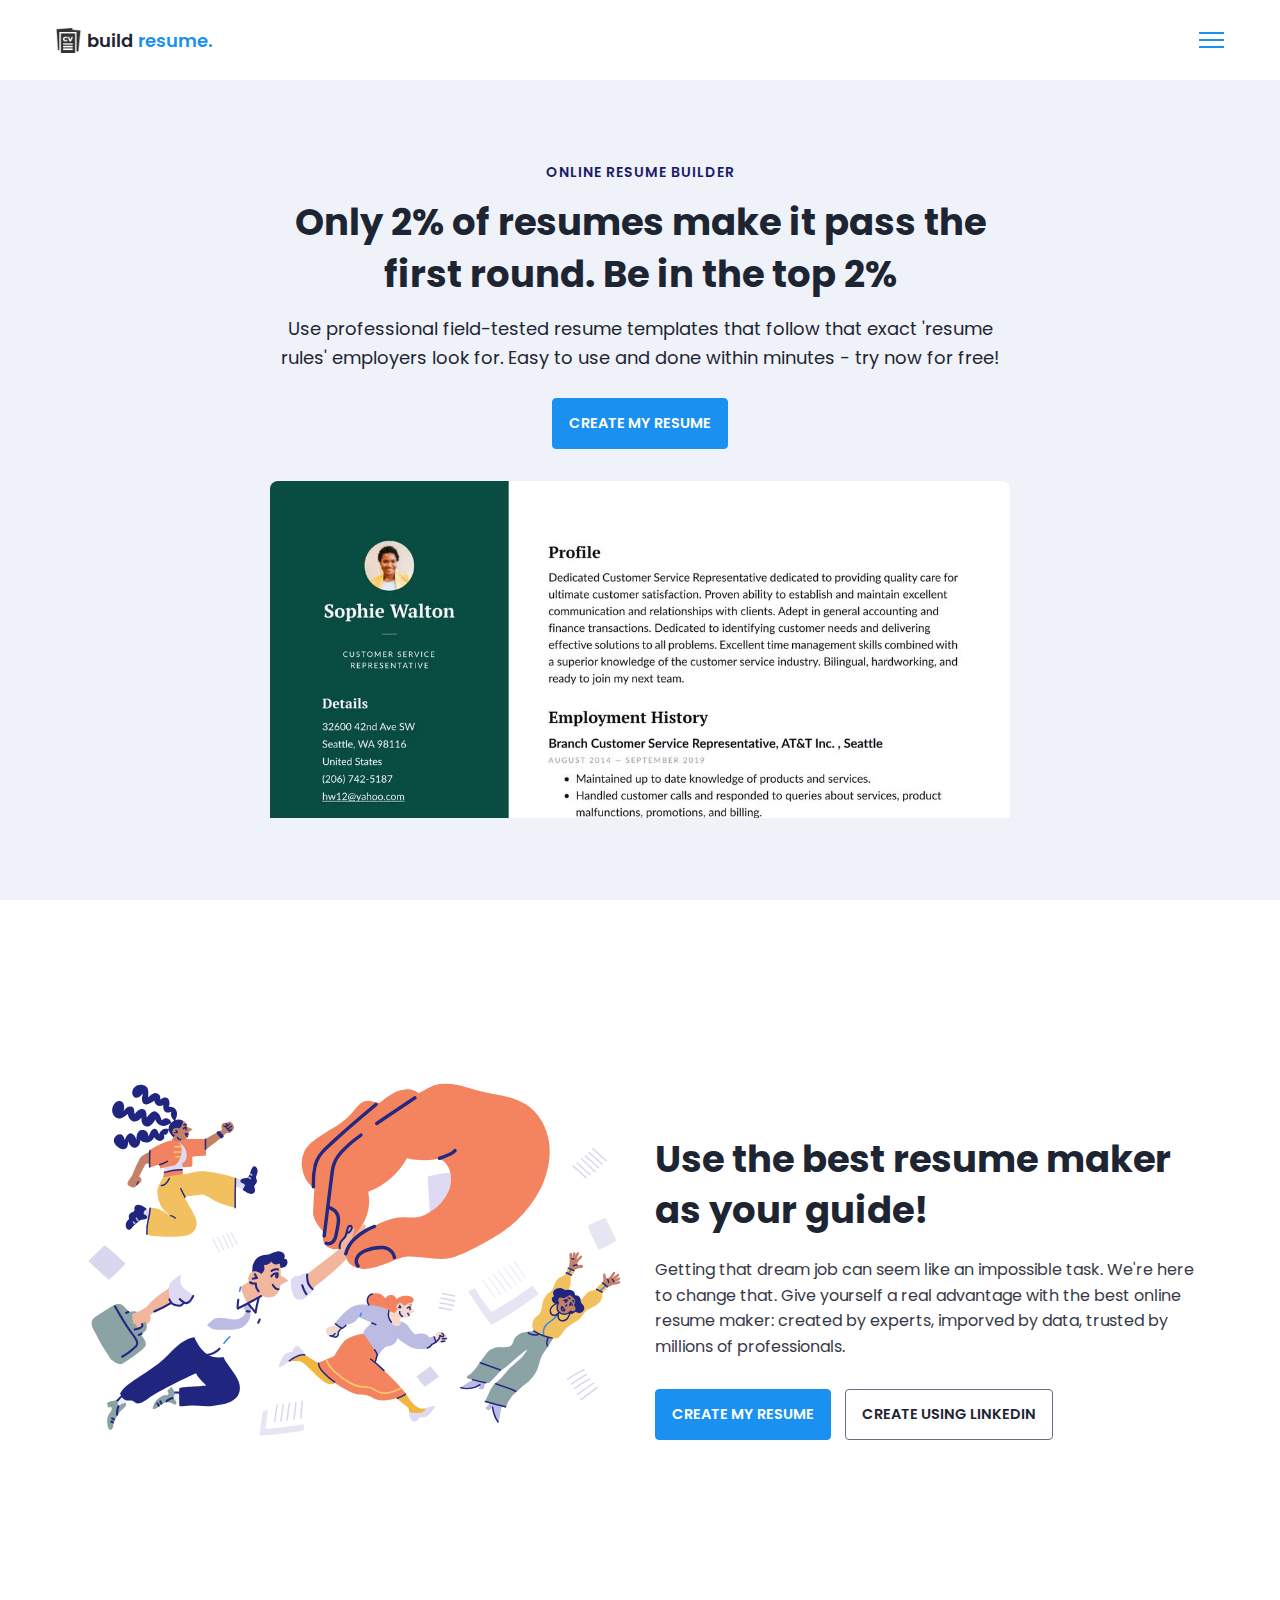
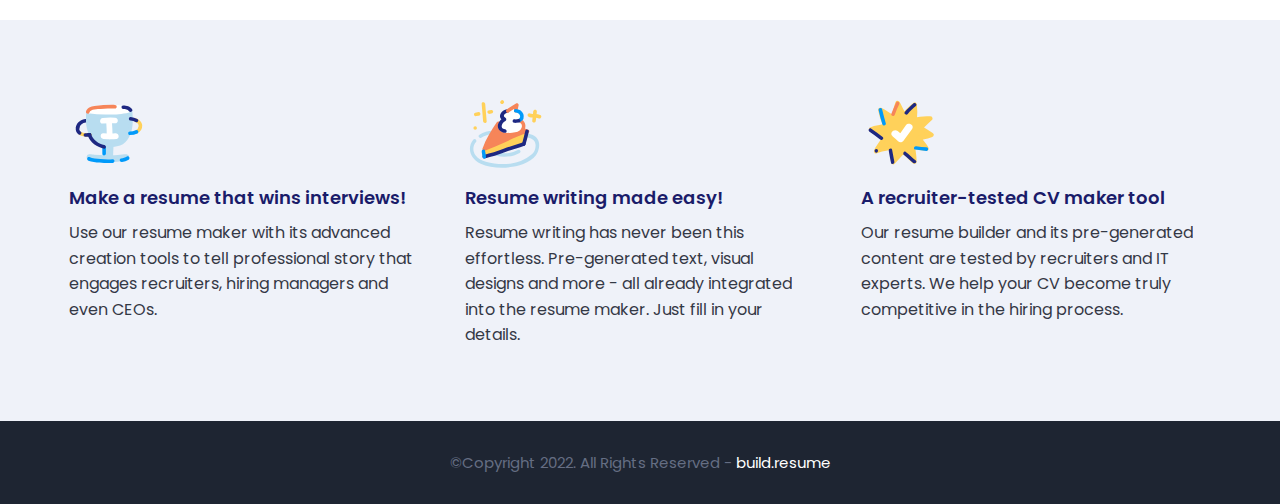
<file: index.html>
<!DOCTYPE html>
<html>
    <head>
        <meta charset="utf-8">
        <meta http-equiv="X-UA-Compatible" content="IE=edge">
        <title>Home Page</title>
        <meta name="description" content="">
        <meta name="viewport" content="width=device-width, initial-scale=1">
        <link rel="stylesheet" href="assets/css/main.css">
    </head>
    <body>

        <nav class = "navbar bg-white">
            <div class="container">
                <div class = "navbar-content">
                    <div class = "brand-and-toggler">
                        <a href = "index.html" class = "navbar-brand">
                            <img src = "assets/images/curriculum-vitae.png" alt = "" class = "navbar-brand-icon">
                            <span class = "navbar-brand-text">build <span>resume.</span>
                        </a>
                        <button type = "button" class = "navbar-toggler-btn">
                            <div class = "bars">
                                <div class = "bar"></div>
                                <div class = "bar"></div>
                                <div class = "bar"></div>
                            </div>
                        </button>
                    </div>
                </div>
            </div>
        </nav>

        <header class = "header bg-bright" id = "header">
            <div class = "container">
                <div class = "header-content text-center">
                    <h6 class = "text-uppercase text-blue-dark fs-14 fw-6 ls-1">online resume builder</h6>
                    <h1 class = "lg-title">Only 2% of resumes make it pass the first round. Be in the top 2%</h1>
                    <p class = "text-dark fs-18">Use professional field-tested resume templates that follow that exact 'resume rules' employers look for. Easy to use and done within minutes - try now for free!</p>
                    <a href = "resume.html" class = "btn btn-primary text-uppercase">create my resume</a>
                    <img src = "assets/images/dublin-resume-templates.avif">
                </div>
            </div>
        </header>
        <div class="section-one">
            <div class="container">
                <div class = "section-one-content">
                    <div class="section-one-l">
                        <img src = "assets/images/visual-0c7080adf17f1f207276f613447c924f667dab34b7ac415cd7ef653172defd0b.svg">
                    </div>
                    <div class = "section-one-r text-center">
                        <h2 class = "lg-title">Use the best resume maker as your guide!</h2>
                        <p class = "text">Getting that dream job can seem like an impossible task. We're here to change that. Give yourself a real advantage with the best online resume maker: created by experts, imporved by data, trusted by millions of professionals.</p>
                        <div class = "btn-group">
                            <a href = "resume.html" class = "btn btn-primary text-uppercase">create my resume</a>
                            <a href = "#" class = "btn btn-secondary text-uppercase">Create Using LinkedIn</a>
                        </div>
                    </div>
                </div>
            </div>
        </div>

        <div class = "section-two bg-bright">
            <div class="container">
                <div class="section-two-content">
                    <div class = "section-items">
                        <div class = "section-item">
                            <div class = "section-item-icon">
                                <img src = "assets/images/feature-1-edf4481d69166ac81917d1e40e6597c8d61aa970ad44367ce78049bf830fbda5.svg" alt = "">
                            </div>
                            <h5 class = "section-item-title">Make a resume that wins interviews!</h5>
                            <p class = "text">Use our resume maker with its advanced creation tools to tell professional story that engages recruiters, hiring managers and even CEOs.</p>
                        </div>

                        <div class = "section-item">
                            <div class = "section-item-icon">
                                <img src = "assets/images/feature-2-a7a471bd973c02a55d1b3f8aff578cd3c9a4c5ac4fc74423d94ecc04aef3492b.svg" alt = "">
                            </div>
                            <h5 class = "section-item-title">Resume writing made easy!</h5>
                            <p class = "text">Resume writing has never been this effortless. Pre-generated text, visual designs and more - all already integrated into the resume maker. Just fill in your details.</p>
                        </div>

                        <div class = "section-item">
                            <div class = "section-item-icon">
                                <img src = "assets/images/feature-3-4e87a82f83e260488c36f8105e26f439fdc3ee5009372bb5e12d9421f32eabdd.svg" alt = "">
                            </div>
                            <h5 class = "section-item-title">A recruiter-tested CV maker tool</h5>
                            <p class = "text">Our resume builder and its pre-generated content are tested by recruiters and IT experts. We help your CV become truly competitive in the hiring process.</p>
                        </div>
                    </div>
                </div>
            </div>
        </div>

        <footer class = "footer bg-dark">
            <div class="container">
                <div class = "footer-content text-center">
                    <p class="fs-15">&copy;Copyright 2022. All Rights Reserved - <span>build.resume</span></p>
                </div>
            </div>
        </footer>
        
    </body>
</html>
</file>
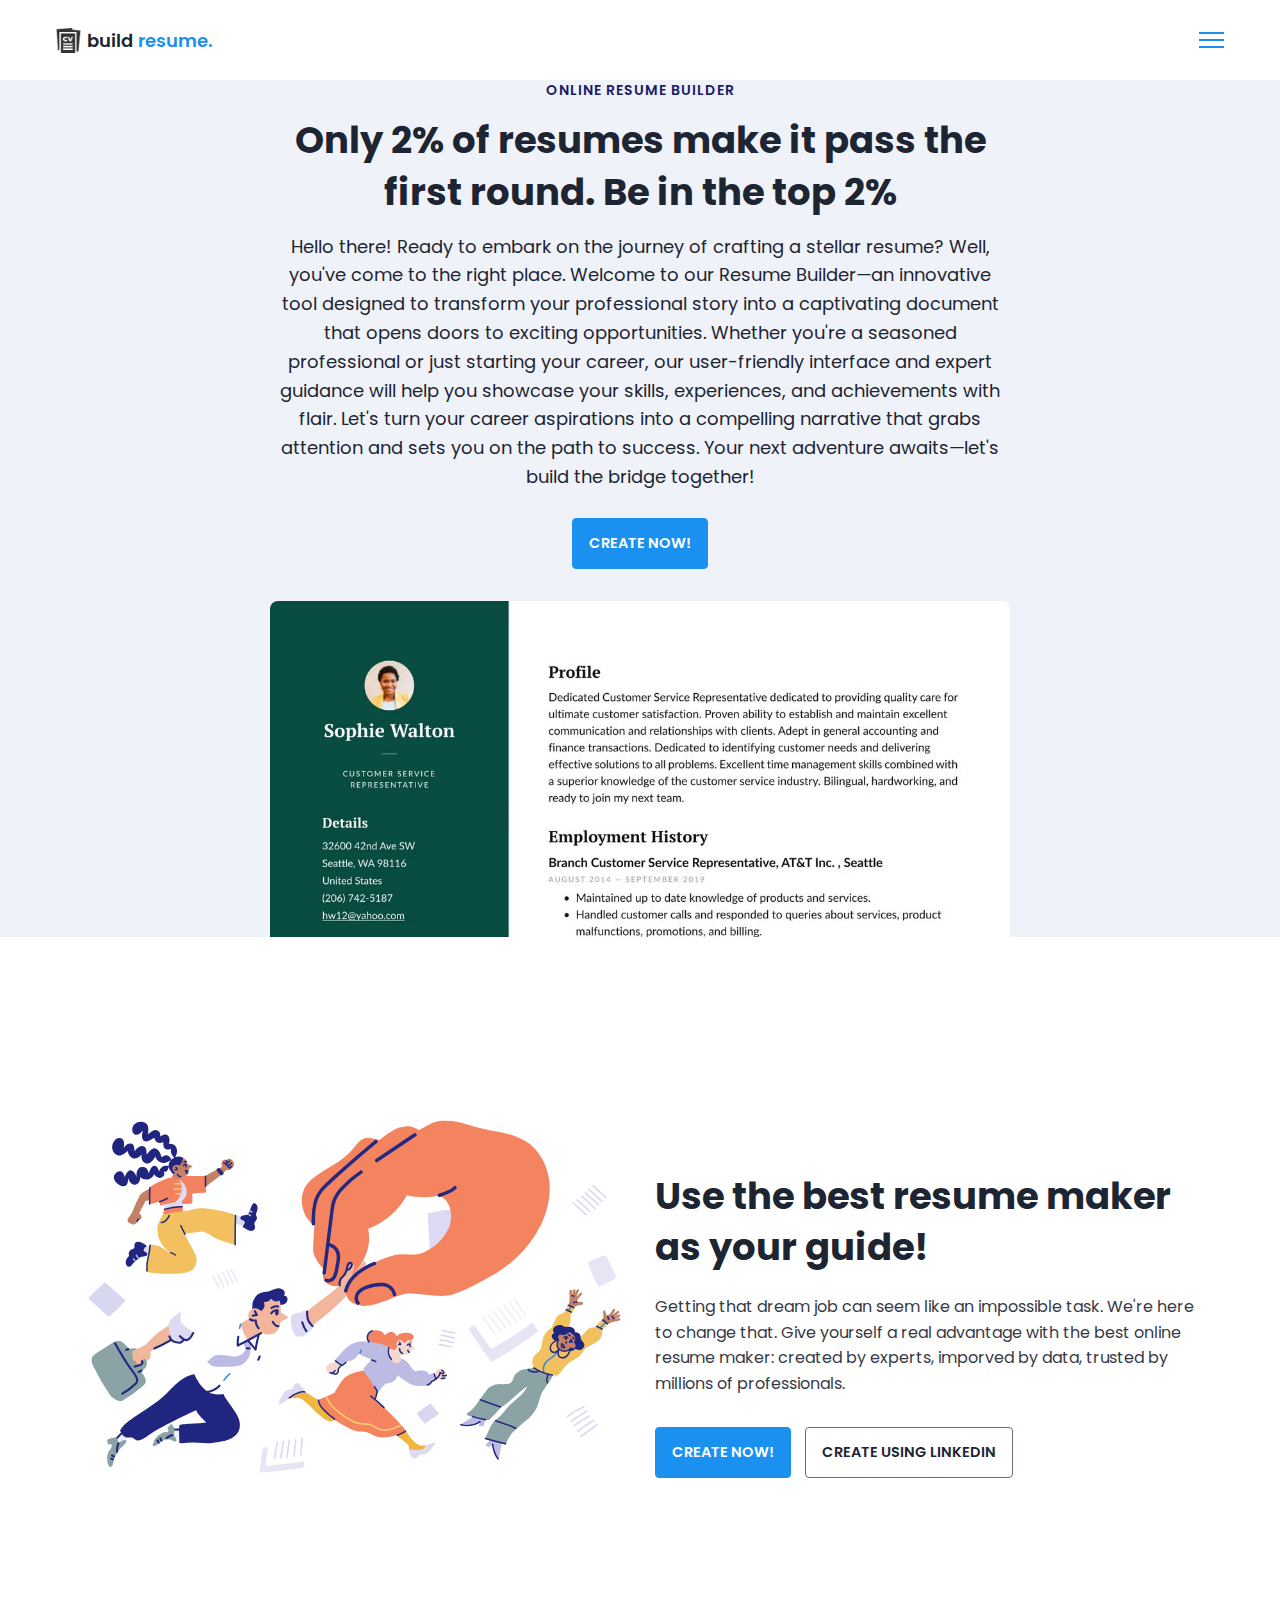
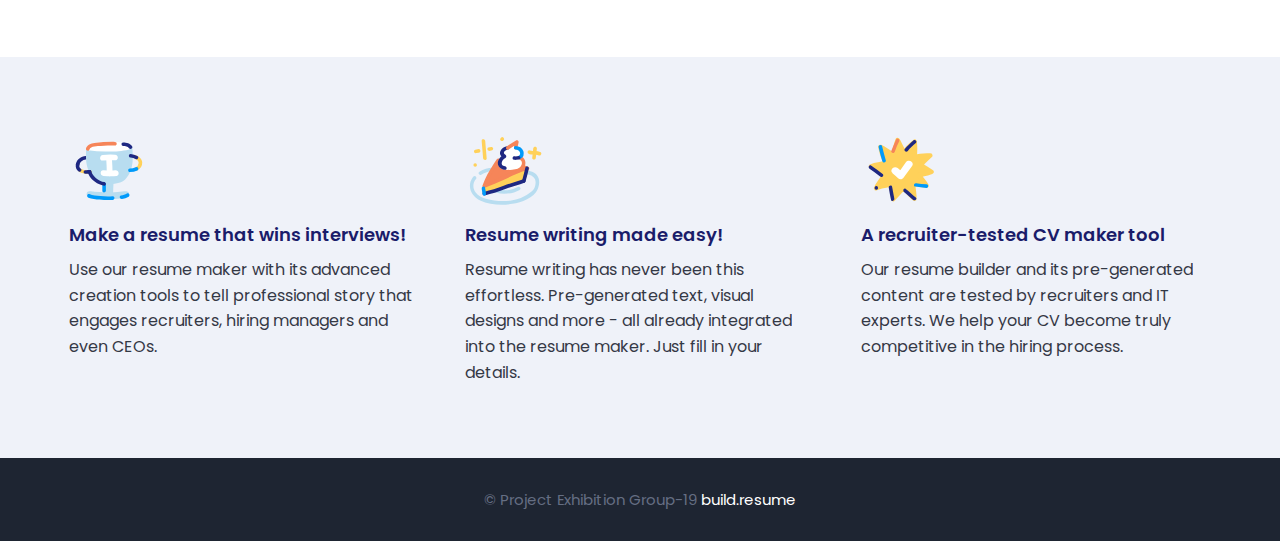
<file: resume-builder/index.html>
<!DOCTYPE html>
<html>
    <head>
        <meta charset="utf-8">
        <meta http-equiv="X-UA-Compatible" content="IE=edge">
        <title>Home Page</title>
        <meta name="description" content="">
        <meta name="viewport" content="width=device-width, initial-scale=1">
        <link rel="stylesheet" href="assets/css/main.css">
    </head>
    <body>

        <nav class = "navbar bg-white">
            <div class="container">
                <div class = "navbar-content">
                    <div class = "brand-and-toggler">
                        <a href = "index.html" class = "navbar-brand">
                            <img src = "assets/images/curriculum-vitae.png" alt = "" class = "navbar-brand-icon">
                            <span class = "navbar-brand-text">build <span>resume.</span>
                        </a>
                        <button type = "button" class = "navbar-toggler-btn">
                            <div class = "bars">
                                <div class = "bar"></div>
                                <div class = "bar"></div>
                                <div class = "bar"></div>
                            </div>
                        </button>
                    </div>
                </div>
            </div>
        </nav>

        <header class = "header bg-bright" id = "header">
            <div class = "container">
                <div class = "header-content text-center">
                    <h6 class = "text-uppercase text-blue-dark fs-14 fw-6 ls-1">online resume builder</h6>
                    <h1 class = "lg-title">Only 2% of resumes make it pass the first round. Be in the top 2%</h1>
                    <p class = "text-dark fs-18">Hello there! Ready to embark on the journey of crafting a stellar resume? Well, you've come to the right place. Welcome to our Resume Builder—an innovative tool designed to transform your professional story into a captivating document that opens doors to exciting opportunities. Whether you're a seasoned professional or just starting your career, our user-friendly interface and expert guidance will help you showcase your skills, experiences, and achievements with flair. Let's turn your career aspirations into a compelling narrative that grabs attention and sets you on the path to success. Your next adventure awaits—let's build the bridge together!</p>
                    <a href = "resume.html" class = "btn btn-primary text-uppercase">create now!</a>
                    <img src = "assets/images/dublin-resume-templates.avif">
                </div>
            </div>
        </header>
        <div class="section-one">
            <div class="container">
                <div class = "section-one-content">
                    <div class="section-one-l">
                        <img src = "assets/images/visual-0c7080adf17f1f207276f613447c924f667dab34b7ac415cd7ef653172defd0b.svg">
                    </div>
                    <div class = "section-one-r text-center">
                        <h2 class = "lg-title">Use the best resume maker as your guide!</h2>
                        <p class = "text">Getting that dream job can seem like an impossible task. We're here to change that. Give yourself a real advantage with the best online resume maker: created by experts, imporved by data, trusted by millions of professionals.</p>
                        <div class = "btn-group">
                            <a href = "resume.html" class = "btn btn-primary text-uppercase">Create now!</a>
                            
                            <a href = "" class = "btn btn-secondary text-uppercase">  Create Using LinkedIn</a>
                        </div>
                    </div>
                </div>
            </div>
        </div>

        <div class = "section-two bg-bright">
            <div class="container">
                <div class="section-two-content">
                    <div class = "section-items">
                        <div class = "section-item">
                            <div class = "section-item-icon">
                                <img src = "assets/images/feature-1-edf4481d69166ac81917d1e40e6597c8d61aa970ad44367ce78049bf830fbda5.svg" alt = "">
                            </div>
                            <h5 class = "section-item-title">Make a resume that wins interviews!</h5>
                            <p class = "text">Use our resume maker with its advanced creation tools to tell professional story that engages recruiters, hiring managers and even CEOs.</p>
                        </div>

                        <div class = "section-item">
                            <div class = "section-item-icon">
                                <img src = "assets/images/feature-2-a7a471bd973c02a55d1b3f8aff578cd3c9a4c5ac4fc74423d94ecc04aef3492b.svg" alt = "">
                            </div>
                            <h5 class = "section-item-title">Resume writing made easy!</h5>
                            <p class = "text">Resume writing has never been this effortless. Pre-generated text, visual designs and more - all already integrated into the resume maker. Just fill in your details.</p>
                        </div>

                        <div class = "section-item">
                            <div class = "section-item-icon">
                                <img src = "assets/images/feature-3-4e87a82f83e260488c36f8105e26f439fdc3ee5009372bb5e12d9421f32eabdd.svg" alt = "">
                            </div>
                            <h5 class = "section-item-title">A recruiter-tested CV maker tool</h5>
                            <p class = "text">Our resume builder and its pre-generated content are tested by recruiters and IT experts. We help your CV become truly competitive in the hiring process.</p>
                        </div>
                    </div>
                </div>
            </div>
        </div>

        <footer class = "footer bg-dark">
            <div class="container">
                <div class = "footer-content text-center">
                    <p class="fs-15">&copy; Project Exhibition Group-19  <span>build.resume</span></p>
                </div>
            </div>
        </footer>
        
    </body>
</html>
</file>
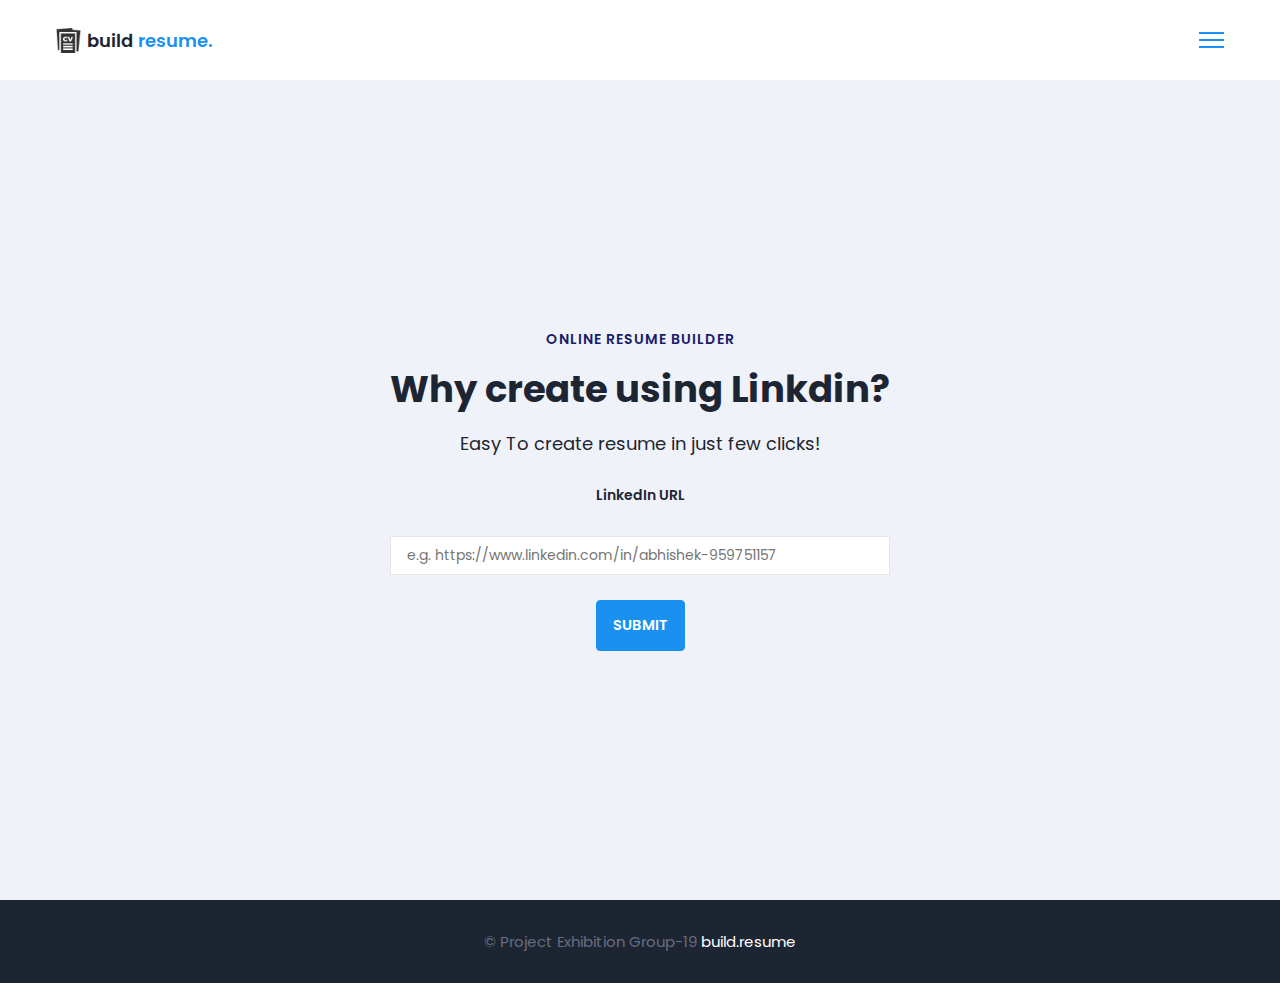
<file: resume-builder/popup.html>
<!DOCTYPE html>
<html lang="en">
<head>
    <meta charset="UTF-8">
    <meta name="viewport" content="width=device-width, initial-scale=1.0">
    <title>Create Using Linkedin</title>
    <link rel="stylesheet" href="./assets/css/main.css">
</head>

<body>
    <nav class = "navbar bg-white">
        <div class="container">
            <div class = "navbar-content">
                <div class = "brand-and-toggler">
                    <a href = "index.html" class = "navbar-brand">
                        <img src = "assets/images/curriculum-vitae.png" alt = "" class = "navbar-brand-icon">
                        <span class = "navbar-brand-text">build <span>resume.</span>
                    </a>
                    <button type = "button" class = "navbar-toggler-btn">
                        <div class = "bars">
                            <div class = "bar"></div>
                            <div class = "bar"></div>
                            <div class = "bar"></div>
                        </div>
                    </button>
                </div>
            </div>
        </div>
    </nav>
    <header class = "header bg-bright" id = "header">
        <div class = "container">
            <div class = "header-content text-center">
                <h6 class = "text-uppercase text-blue-dark fs-14 fw-6 ls-1">online resume builder</h6>
                <h1 class = "lg-title">Why create using Linkdin?</h1>
                <p class = "text-dark fs-18">Easy To create resume in just few clicks!</p>
                <label for = "" class = "form-label">LinkedIn URL</label> <br>
                    <input name = "firstname" type = "text" class = "form-control firstname" id = "" onkeyup="" placeholder="e.g. https://www.linkedin.com/in/abhishek-959751157">
                    <span class="form-text"></span>  <br> <br>
                <!-- Waiting for the linkage part from Jivesh -->
                <a href = "#" class = "btn btn-primary text-uppercase">Submit</a>
            </div>
        </div>
    </header>

    <footer class = "footer bg-dark">
        <div class="container">
            <div class = "footer-content text-center">
                <p class="fs-15">&copy; Project Exhibition Group-19  <span>build.resume</span></p>
            </div>
        </div>
    </footer>
</body>
</html>
</file>
<file: assets/css/main.css>
@import url('https://fonts.googleapis.com/css2?family=Manrope:wght@200;300;400;500;600;700;800&family=Poppins:ital,wght@0,100;0,200;0,300;0,400;0,500;0,600;0,700;0,800;0,900;1,100;1,200;1,300;1,400;1,500;1,600;1,700;1,800;1,900&display=swap');

:root{
    --clr-blue: #1A91F0;
    --clr-blue-mid: #1170CD;
    --clr-blue-dark: #1A1C6A;
    --clr-white: #fff;
    --clr-bright: #EFF2F9;
    --clr-dark: #1e2532;
    --clr-black: #000;
    --clr-grey: #656e83;
    --clr-green: #084C41;
    --font-poppins: 'Poppins', sans-serif;
    --font-manrope: 'Manrope', sans-serif;;
    --transition: all 300ms ease-in-out;
}

*{
    padding: 0;
    margin: 0;
    box-sizing: border-box;
}

html{
    font-size: 10px;
}

body{
    font-size: 1.6rem;
    font-family: var(--font-poppins);
}

button{
    border: none;
    background-color: transparent;
    outline: 0;
    cursor: pointer;
    font-family: inherit;
}

img{
    width: 100%;
    display: block;
}

a{
    text-decoration: none;
}

/* fonts */
.font-poppins{font-family: var(--font-poppins);}
.font-manrope{font-family: var(--font-manrope);}

/* text colors */
.text-blue{color: var(--clr-blue);}
.text-blue-mid{color: var(--clr-blue-mid);}
.text-blue-dark{color: var(--clr-blue-dark);}
.text-bright{color: var(--clr-bright);}
.text-dark{color: var(--clr-dark);}
.text-grey{color: var(--clr-grey);}
.text-white{color: var(--clr-white);}

/* backgrounds */
.bg-blue{background-color: var(--clr-blue);}
.bg-blue-mid{background-color: var(--clr-blue-mid);}
.bg-blue-dark{background-color: var(--clr-blue-dark);}
.bg-bright{background-color: var(--clr-bright);}
.bg-dark{background-color: var(--clr-dark);}
.bg-grey{background-color: var(--clr-grey);}
.bg-white{background-color: var(--clr-white);}
.bg-black{background-color: var(--clr-black);}
.bg-green{background-color: var(--clr-green);}

.text-center{ text-align: center;}
.text-left{text-align: left;}
.text-right{text-align: right;}
.text-uppercase{text-transform: uppercase;}
.text-lowercase{text-transform: lowercase;}
.text-capitalize{text-transform: capitalize;}
.text{
    color: var(--clr-dark);
    opacity: 0.9;
    margin: 2rem 0;
    line-height: 1.6;
}

.fw-2{font-weight: 200;}
.fw-3{font-weight: 300;}
.fw-4{font-weight: 400;}
.fw-5{font-weight: 500;}
.fw-6{font-weight: 600;}
.fw-7{font-weight: 700;}
.fw-8{font-weight: 800;}

.fs-13{font-size: 13px;}
.fs-14{font-size: 14px;}
.fs-15{font-size: 15px;}
.fs-16{font-size: 16px;}
.fs-17{font-size: 17px;}
.fs-18{font-size: 18px;}
.fs-19{font-size: 19px;}
.fs-20{font-size: 20px;}
.fs-21{font-size: 21px;}
.fs-22{font-size: 22px;}
.fs-23{font-size: 23px;}
.fs-24{font-size: 24px;}
.fs-25{font-size: 25px;}

.ls-1{letter-spacing: 1px;}
.ls-2{letter-spacing: 2px;}

.container{
    max-width: 1200px;
    margin: 0 auto;
    padding: 0 1.6rem;
}

/* bars button */
.bars{
    display: flex;
    flex-direction: column;
    justify-content: space-between;
    height: 16.5px;
    width: 25px;
}
.bars .bar{
    width: 100%;
    height: 2px;
    background-color: var(--clr-blue);
    transition: var(--transition);
}

.bars:hover .bar{
    background-color: var(--clr-dark);
}

/* buttons */
.btn{
    font-size: 14.5px;
    font-weight: 600;
    padding: 1.4rem 1.6rem;
    border-radius: 4px;
    display: inline-block;
}

.btn-primary{
    background-color: var(--clr-blue);
    color: var(--clr-white);
    border: 1px solid var(--clr-blue);
    transition: var(--transition);
}

.btn-primary:hover{
    background-color: transparent;
    color: var(--clr-dark);
    border-color: var(--clr-grey);
}

.btn-secondary{
    background-color: transparent;
    color: var(--clr-dark);
    border: 1px solid var(--clr-grey);
    transition: var(--transition);
}

.btn-secondary:hover{
    background-color: var(--clr-blue);
    color: var(--clr-white);
    border-color: var(--clr-blue);
}

.btn-group button:first-child, .btn-group a:first-child{
    margin-right: 1rem!important;
}

/* navbar part */
.navbar{
    height: 80px;
    display: flex;
    align-items: center;
    box-shadow: rgba(0, 0, 0, 0.08) 0px 3px 8px;
}

.navbar .container{
    width: 100%;
}

.navbar-brand{
    display: flex;
    align-items: center;
    justify-content: flex-start;
    font-size: 1.8rem;
}
.navbar-brand-text{
    color: var(--clr-dark);
    font-weight: 600;
}
.navbar-brand-text span{
    color: var(--clr-blue);
}
.navbar-brand-icon{
    width: 25px;
    margin-right: 6px;
    opacity: 0.8;
}
.brand-and-toggler{
    display: flex;
    align-items: center;
    justify-content: space-between;
}
.header{
    min-height: calc(100vh - 80px);
    display: flex;
    flex-direction: column;
    align-items: center;
    justify-content: center;
}
.header-content{
    max-width: 740px;
    margin-right: auto;
    margin-left: auto;
}
.header-content img{
    max-width: 760px;
    border-top-right-radius: 8px;
    border-top-left-radius: 8px;
    margin-top: 3.2rem;
}
.lg-title{
    margin: 1.4rem 0;
    font-size: 37px;
    line-height: 1.4;
    color: var(--clr-dark);
}
.header-content p{
    margin-bottom: 2.6rem;
    line-height: 1.6;
}


/* section one */
.section-one{
    padding: 64px 0;
    min-height: 80vh;
    display: flex;
    align-items: center;
}
.section-one-l img{
    max-width: 545px;
    margin-right: auto;
    margin-left: auto;
}
.section-one-r{
    margin-top: 4rem;
}

.section-one .btn-group{
    margin-top: 2rem;
}
.section-one-r{
    max-width: 545px;
    margin-right: auto;
    margin-left: auto;
}
.section-one-r .btn-group{
    margin-top: 3rem;
}

/* section two */
.section-two{
    padding: 64px 0;
}
.section-two .section-items{
    display: grid;
    gap: 2rem;
}

.section-two .section-item{
    max-width: 350px;
    text-align: center;
    margin-right: auto;
    margin-left: auto;
}
.section-two .section-item-icon{
    margin: 1rem 0;
}
.section-two .section-item-icon img{
    width: 80px;
    margin-right: auto;
    margin-left: auto;
}
.section-two .section-item-title{
    color: var(--clr-blue-dark);
    font-size: 1.8rem;
    font-weight: 600;
}
.section-two .text{
    margin: 0.9rem 0;
}

/* footer */
.footer{
    padding: 3rem 0;
}
.footer-content p{
    color: var(--clr-grey);
}
.footer-content p span{
    color: var(--clr-white);
}

/* media queries */
@media screen and (min-width: 768px){
    .section-two .section-items{
        grid-template-columns: repeat(2, 1fr);
    }
}

@media screen and (min-width: 992px){
    .section-one-content{
        display: grid;
        grid-template-columns: repeat(2, 1fr);
        column-gap: 3rem;
    }
    .section-one-r{
        text-align: left;
    }
    .section-two .section-items{
        grid-template-columns: repeat(3, 1fr);
    }
    .section-two .section-item{
        text-align: left;
    }
    .section-two .section-item-icon img{
        margin-left: 0;
    }
}



/* resume page */
#about-sc{
    padding: 64px 0;
}

.cv-form-row-title{
    background-color: var(--clr-dark);
    padding: 0.8rem 1.6rem;
    margin-bottom: 2rem;
}

.cv-form-row-title h3{
    color: var(--clr-white);
    font-weight: 500;
    text-transform: uppercase;
    letter-spacing: 1.5px;
    font-size: 1.7rem;
}
.cv-form-blk{
    margin: 3rem 0;
}
.cv-form-row{
    padding: 3rem 2rem 0 2rem;
    border: 1px solid rgba(0, 0, 0, 0.08);
    margin-bottom: 1rem;
    position: relative;
}
textarea{
    resize: none;
}
.form-elem{
    margin-bottom: 3rem;
    position: relative;
}
.form-label{
    display: block;
    font-weight: 600;
    font-size: 14px;
    color: var(--clr-dark);
    margin-bottom: 0.5rem;
}
.form-control{
    border-radius: none;
    border: 1px solid rgba(0, 0, 0, 0.1);
    font-size: 14px;
    padding: 0.8rem 1.6rem;
    font-family: inherit;
    width: 100%;
    outline: 0;
    transition: var(--transition);
}

.form-control:focus{
    border-color: rgba(0, 0, 0, 0.3);
}
.form-text{
    color: #ca0b00;
    font-size: 12px;
    position: absolute;
    letter-spacing: 0.5px;
    top: calc(100% + 2px);
    left: 0;
    width: 100%;
}
.cols-3, .cols-2{
    display: grid;
}
.repeater-add-btn{
    width: 25px;
    height: 25px;
    background-color: var(--clr-blue-mid);
    font-size: 1.6rem;
    color: var(--clr-white);
    margin: 1rem 0;
}
.repeater-remove-btn{
    position: absolute;
    top: 10px;
    right: 10px;
    z-index: 999;
    width: 25px;
    height: 25px;
    border-radius: 50%;
    background-color: #ca0b00;
    color: var(--clr-white);
    font-size: 1.6rem;
}

/* preview section */
.preview-cnt{
    border-radius: 5px;
    display: grid;
    grid-template-columns: 32% auto;
    box-shadow: rgba(149, 157, 165, 0.2) 0px 8px 24px;
    overflow: hidden;
}

.preview-cnt-l{
    padding: 3rem 3rem 2rem 3rem;
}
.preview-cnt-r{
    padding: 3rem 3rem 3rem 4rem;
}
.preview-cnt-l .preview-blk:nth-child(1){
    text-align: center;
}
.preview-image{
    width: 120px;
    height: 120px;
    border-radius: 50%;
    overflow: hidden;
    margin-right: auto;
    margin-left: auto;
}
.preview-image img{
    width: 100%;
    height: 100%;
    object-fit: cover;
}
.preview-item-name{
    font-size: 2.4rem;
    font-weight: 600;
    margin: 1.8rem 0;
    position: relative;
}
.preview-item-name::after{
    position: absolute;
    content: "";
    bottom: -10px;
    width: 50px;
    height: 1.5px;
    background-color: rgba(255, 255, 255, 0.5);
    left: 50%;
    transform: translateX(-50%);
}
.preview-blk{
    padding: 1rem 0;
    margin-bottom: 1rem;
}
.preview-blk-title h3{
    text-transform: uppercase;
    letter-spacing: 0.5px;
    border-bottom: 0.5px solid rgba(0, 0, 0, 0.08);
    padding-bottom: 0.5rem;
}
.preview-blk-title{
    margin-bottom: 1rem;
}
.preview-blk-list .preview-item{
    font-size: 1.5rem;
    margin-bottom: 0.2rem;
    opacity: 0.95;
}
.preview-cnt-r .preview-blk-title{
    color: var(--clr-dark);
}
.preview-cnt-r .preview-blk-list .preview-item{
    margin-top: 1.8rem;
}

.achievements-items.preview-blk-list .preview-item span:first-child,
.educations-items.preview-blk-list .preview-item span:first-child,
.experiences-items.preview-blk-list .preview-item span:first-child{
    display: block;
    font-weight: 600;
    margin-bottom: 1rem;
    background-color: rgba(0, 0, 0, 0.03);
}

.educations-items.preview-blk-list .preview-item span:nth-child(2),
.experiences-items.preview-blk-list .preview-item span:nth-child(2){
    font-weight: 600;
    margin-right: 1rem;
}

.educations-items.preview-blk-list .preview-item span:nth-child(3),
.experiences-items.preview-blk-list .preview-item span:nth-child(3){
    font-style: italic;
    margin-right: 1rem;
}

.educations-items.preview-blk-list .preview-item span:nth-child(4),
.educations-items.preview-blk-list .preview-item span:nth-child(5),
.experiences-items.preview-blk-list .preview-item span:nth-child(4),
.experiences-items.preview-blk-list .preview-item span:nth-child(5){
    margin-right: 1rem;
    background-color: var(--clr-green);
    color: var(--clr-white);
    padding: 0 1rem;
    border-radius: 0.6rem;
}

.educations-items.preview-blk-list .preview-item span:nth-child(6),
.experiences-items.preview-blk-list .preview-item span:nth-child(6){
    font-size: 13.5px;
    display: block;
    opacity: 0.8;
    margin-top: 1rem;
}
.projects-items.preview-blk-list .preview-item span{
    display: block;
}

@media screen and (min-width: 768px){
    .cols-3{
        grid-template-columns: repeat(3, 1fr);
        column-gap: 2rem;
    }
    .cols-2{
        grid-template-columns: repeat(2, 1fr);
        column-gap: 2rem;
    }
}

@media screen and (min-width: 992px){
    .cv-form-row{
        padding: 3rem 3rem 0rem 3rem;
    }
    .cols-3{
        grid-template-columns: repeat(3, 1fr);
    }
}

.print-btn-sc{
    margin: 2rem 0 6rem 0;
}

/* print section */
@media print{
    body *{
        visibility: hidden;
    }

    .non_print_area{
        display: none;
    }

    .print_area, .print_area *{
        visibility: visible;
    }

    .print_area{
        width: 100%;
        position: absolute;
        left: 0;
        top: 0;
        overflow: hidden;
    }
}
</file>
<file: resume-builder/assets/css/main.css>
@import url('https://fonts.googleapis.com/css2?family=Manrope:wght@200;300;400;500;600;700;800&family=Poppins:ital,wght@0,100;0,200;0,300;0,400;0,500;0,600;0,700;0,800;0,900;1,100;1,200;1,300;1,400;1,500;1,600;1,700;1,800;1,900&display=swap');

:root{
    --clr-blue: #1A91F0;
    --clr-blue-mid: #1170CD;
    --clr-blue-dark: #1A1C6A;
    --clr-white: #fff;
    --clr-bright: #EFF2F9;
    --clr-dark: #1e2532;
    --clr-black: #000;
    --clr-grey: #656e83;
    --clr-green: #084C41;
    --font-poppins: 'Poppins', sans-serif;
    --font-manrope: 'Manrope', sans-serif;;
    --transition: all 300ms ease-in-out;
}

*{
    padding: 0;
    margin: 0;
    box-sizing: border-box;
}

html{
    font-size: 10px;
}

body{
    font-size: 1.6rem;
    font-family: var(--font-poppins);
}

button{
    border: none;
    background-color: transparent;
    outline: 0;
    cursor: pointer;
    font-family: inherit;
}

img{
    width: 100%;
    display: block;
}

a{
    text-decoration: none;
}

/* fonts */
.font-poppins{font-family: var(--font-poppins);}
.font-manrope{font-family: var(--font-manrope);}

/* text colors */
.text-blue{color: var(--clr-blue);}
.text-blue-mid{color: var(--clr-blue-mid);}
.text-blue-dark{color: var(--clr-blue-dark);}
.text-bright{color: var(--clr-bright);}
.text-dark{color: var(--clr-dark);}
.text-grey{color: var(--clr-grey);}
.text-white{color: var(--clr-white);}

/* backgrounds */
.bg-blue{background-color: var(--clr-blue);}
.bg-blue-mid{background-color: var(--clr-blue-mid);}
.bg-blue-dark{background-color: var(--clr-blue-dark);}
.bg-bright{background-color: var(--clr-bright);}
.bg-dark{background-color: var(--clr-dark);}
.bg-grey{background-color: var(--clr-grey);}
.bg-white{background-color: var(--clr-white);}
.bg-black{background-color: var(--clr-black);}
.bg-green{background-color: var(--clr-green);}

.text-center{ text-align: center;}
.text-left{text-align: left;}
.text-right{text-align: right;}
.text-uppercase{text-transform: uppercase;}
.text-lowercase{text-transform: lowercase;}
.text-capitalize{text-transform: capitalize;}
.text{
    color: var(--clr-dark);
    opacity: 0.9;
    margin: 2rem 0;
    line-height: 1.6;
}

.fw-2{font-weight: 200;}
.fw-3{font-weight: 300;}
.fw-4{font-weight: 400;}
.fw-5{font-weight: 500;}
.fw-6{font-weight: 600;}
.fw-7{font-weight: 700;}
.fw-8{font-weight: 800;}

.fs-13{font-size: 13px;}
.fs-14{font-size: 14px;}
.fs-15{font-size: 15px;}
.fs-16{font-size: 16px;}
.fs-17{font-size: 17px;}
.fs-18{font-size: 18px;}
.fs-19{font-size: 19px;}
.fs-20{font-size: 20px;}
.fs-21{font-size: 21px;}
.fs-22{font-size: 22px;}
.fs-23{font-size: 23px;}
.fs-24{font-size: 24px;}
.fs-25{font-size: 25px;}

.ls-1{letter-spacing: 1px;}
.ls-2{letter-spacing: 2px;}

.container{
    max-width: 1200px;
    margin: 0 auto;
    padding: 0 1.6rem;
}

/* bars button */
.bars{
    display: flex;
    flex-direction: column;
    justify-content: space-between;
    height: 16.5px;
    width: 25px;
}
.bars .bar{
    width: 100%;
    height: 2px;
    background-color: var(--clr-blue);
    transition: var(--transition);
}

.bars:hover .bar{
    background-color: var(--clr-dark);
}

/* buttons */
.btn{
    font-size: 14.5px;
    font-weight: 600;
    padding: 1.4rem 1.6rem;
    border-radius: 4px;
    display: inline-block;
}

.btn-primary{
    background-color: var(--clr-blue);
    color: var(--clr-white);
    border: 1px solid var(--clr-blue);
    transition: var(--transition);
}

.btn-primary:hover{
    background-color: transparent;
    color: var(--clr-dark);
    border-color: var(--clr-grey);
}

.btn-secondary{
    background-color: transparent;
    color: var(--clr-dark);
    border: 1px solid var(--clr-grey);
    transition: var(--transition);
}

.btn-secondary:hover{
    background-color: var(--clr-blue);
    color: var(--clr-white);
    border-color: var(--clr-blue);
}

.btn-group button:first-child, .btn-group a:first-child{
    margin-right: 1rem!important;
}

/* navbar part */
.navbar{
    height: 80px;
    display: flex;
    align-items: center;
    box-shadow: rgba(0, 0, 0, 0.08) 0px 3px 8px;
}

.navbar .container{
    width: 100%;
}

.navbar-brand{
    display: flex;
    align-items: center;
    justify-content: flex-start;
    font-size: 1.8rem;
}
.navbar-brand-text{
    color: var(--clr-dark);
    font-weight: 600;
}
.navbar-brand-text span{
    color: var(--clr-blue);
}
.navbar-brand-icon{
    width: 25px;
    margin-right: 6px;
    opacity: 0.8;
}
.brand-and-toggler{
    display: flex;
    align-items: center;
    justify-content: space-between;
}
.header{
    min-height: calc(100vh - 80px);
    display: flex;
    flex-direction: column;
    align-items: center;
    justify-content: center;
}
.header-content{
    max-width: 740px;
    margin-right: auto;
    margin-left: auto;
}
.header-content img{
    max-width: 760px;
    border-top-right-radius: 8px;
    border-top-left-radius: 8px;
    margin-top: 3.2rem;
}
.lg-title{
    margin: 1.4rem 0;
    font-size: 37px;
    line-height: 1.4;
    color: var(--clr-dark);
}
.header-content p{
    margin-bottom: 2.6rem;
    line-height: 1.6;
}


/* section one */
.section-one{
    padding: 64px 0;
    min-height: 80vh;
    display: flex;
    align-items: center;
}
.section-one-l img{
    max-width: 545px;
    margin-right: auto;
    margin-left: auto;
}
.section-one-r{
    margin-top: 4rem;
}

.section-one .btn-group{
    margin-top: 2rem;
}
.section-one-r{
    max-width: 545px;
    margin-right: auto;
    margin-left: auto;
}
.section-one-r .btn-group{
    margin-top: 3rem;
}

/* section two */
.section-two{
    padding: 64px 0;
}
.section-two .section-items{
    display: grid;
    gap: 2rem;
}

.section-two .section-item{
    max-width: 350px;
    text-align: center;
    margin-right: auto;
    margin-left: auto;
}
.section-two .section-item-icon{
    margin: 1rem 0;
}
.section-two .section-item-icon img{
    width: 80px;
    margin-right: auto;
    margin-left: auto;
}
.section-two .section-item-title{
    color: var(--clr-blue-dark);
    font-size: 1.8rem;
    font-weight: 600;
}
.section-two .text{
    margin: 0.9rem 0;
}

/* footer */
.footer{
    padding: 3rem 0;
}
.footer-content p{
    color: var(--clr-grey);
}
.footer-content p span{
    color: var(--clr-white);
}

/* media queries */
@media screen and (min-width: 768px){
    .section-two .section-items{
        grid-template-columns: repeat(2, 1fr);
    }
}

@media screen and (min-width: 992px){
    .section-one-content{
        display: grid;
        grid-template-columns: repeat(2, 1fr);
        column-gap: 3rem;
    }
    .section-one-r{
        text-align: left;
    }
    .section-two .section-items{
        grid-template-columns: repeat(3, 1fr);
    }
    .section-two .section-item{
        text-align: left;
    }
    .section-two .section-item-icon img{
        margin-left: 0;
    }
}



/* resume page */
#about-sc{
    padding: 64px 0;
}

.cv-form-row-title{
    background-color: var(--clr-dark);
    padding: 0.8rem 1.6rem;
    margin-bottom: 2rem;
}

.cv-form-row-title h3{
    color: var(--clr-white);
    font-weight: 500;
    text-transform: uppercase;
    letter-spacing: 1.5px;
    font-size: 1.7rem;
}
.cv-form-blk{
    margin: 3rem 0;
}
.cv-form-row{
    padding: 3rem 2rem 0 2rem;
    border: 1px solid rgba(0, 0, 0, 0.08);
    margin-bottom: 1rem;
    position: relative;
}
textarea{
    resize: none;
}
.form-elem{
    margin-bottom: 3rem;
    position: relative;
}
.form-label{
    display: block;
    font-weight: 600;
    font-size: 14px;
    color: var(--clr-dark);
    margin-bottom: 0.5rem;
}
.form-control{
    border-radius: none;
    border: 1px solid rgba(0, 0, 0, 0.1);
    font-size: 14px;
    padding: 0.8rem 1.6rem;
    font-family: inherit;
    width: 100%;
    outline: 0;
    transition: var(--transition);
}

.form-control:focus{
    border-color: rgba(0, 0, 0, 0.3);
}
.form-text{
    color: #ca0b00;
    font-size: 12px;
    position: absolute;
    letter-spacing: 0.5px;
    top: calc(100% + 2px);
    left: 0;
    width: 100%;
}
.cols-3, .cols-2{
    display: grid;
}
.repeater-add-btn{
    width: 25px;
    height: 25px;
    background-color: var(--clr-blue-mid);
    font-size: 1.6rem;
    color: var(--clr-white);
    margin: 1rem 0;
}
.repeater-remove-btn{
    position: absolute;
    top: 10px;
    right: 10px;
    z-index: 999;
    width: 25px;
    height: 25px;
    border-radius: 50%;
    background-color: #ca0b00;
    color: var(--clr-white);
    font-size: 1.6rem;
}

/* preview section */
.preview-cnt{
    border-radius: 5px;
    display: grid;
    grid-template-columns: 32% auto;
    box-shadow: rgba(149, 157, 165, 0.2) 0px 8px 24px;
    overflow: hidden;
}

.preview-cnt-l{
    padding: 3rem 3rem 2rem 3rem;
}
.preview-cnt-r{
    padding: 3rem 3rem 3rem 4rem;
}
.preview-cnt-l .preview-blk:nth-child(1){
    text-align: center;
}
.preview-image{
    width: 120px;
    height: 120px;
    border-radius: 50%;
    overflow: hidden;
    margin-right: auto;
    margin-left: auto;
}
.preview-image img{
    width: 100%;
    height: 100%;
    object-fit: cover;
}
.preview-item-name{
    font-size: 2.4rem;
    font-weight: 600;
    margin: 1.8rem 0;
    position: relative;
}
.preview-item-name::after{
    position: absolute;
    content: "";
    bottom: -10px;
    width: 50px;
    height: 1.5px;
    background-color: rgba(255, 255, 255, 0.5);
    left: 50%;
    transform: translateX(-50%);
}
.preview-blk{
    padding: 1rem 0;
    margin-bottom: 1rem;
}
.preview-blk-title h3{
    text-transform: uppercase;
    letter-spacing: 0.5px;
    border-bottom: 0.5px solid rgba(0, 0, 0, 0.08);
    padding-bottom: 0.5rem;
}
.preview-blk-title{
    margin-bottom: 1rem;
}
.preview-blk-list .preview-item{
    font-size: 1.5rem;
    margin-bottom: 0.2rem;
    opacity: 0.95;
}
.preview-cnt-r .preview-blk-title{
    color: var(--clr-dark);
}
.preview-cnt-r .preview-blk-list .preview-item{
    margin-top: 1.8rem;
}

.achievements-items.preview-blk-list .preview-item span:first-child,
.educations-items.preview-blk-list .preview-item span:first-child,
.experiences-items.preview-blk-list .preview-item span:first-child{
    display: block;
    font-weight: 600;
    margin-bottom: 1rem;
    background-color: rgba(0, 0, 0, 0.03);
}

.educations-items.preview-blk-list .preview-item span:nth-child(2),
.experiences-items.preview-blk-list .preview-item span:nth-child(2){
    font-weight: 600;
    margin-right: 1rem;
}

.educations-items.preview-blk-list .preview-item span:nth-child(3),
.experiences-items.preview-blk-list .preview-item span:nth-child(3){
    font-style: italic;
    margin-right: 1rem;
}

.educations-items.preview-blk-list .preview-item span:nth-child(4),
.educations-items.preview-blk-list .preview-item span:nth-child(5),
.experiences-items.preview-blk-list .preview-item span:nth-child(4),
.experiences-items.preview-blk-list .preview-item span:nth-child(5){
    margin-right: 1rem;
    background-color: var(--clr-green);
    color: var(--clr-white);
    padding: 0 1rem;
    border-radius: 0.6rem;
}

.educations-items.preview-blk-list .preview-item span:nth-child(6),
.experiences-items.preview-blk-list .preview-item span:nth-child(6){
    font-size: 13.5px;
    display: block;
    opacity: 0.8;
    margin-top: 1rem;
}
.projects-items.preview-blk-list .preview-item span{
    display: block;
}

@media screen and (min-width: 768px){
    .cols-3{
        grid-template-columns: repeat(3, 1fr);
        column-gap: 2rem;
    }
    .cols-2{
        grid-template-columns: repeat(2, 1fr);
        column-gap: 2rem;
    }
}

@media screen and (min-width: 992px){
    .cv-form-row{
        padding: 3rem 3rem 0rem 3rem;
    }
    .cols-3{
        grid-template-columns: repeat(3, 1fr);
    }
}

.print-btn-sc{
    margin: 2rem 0 6rem 0;
}

/* print section */
@media print{
    body *{
        visibility: hidden;
    }

    .non_print_area{
        display: none;
    }

    .print_area, .print_area *{
        visibility: visible;
    }

    .print_area{
        width: 100%;
        position: absolute;
        left: 0;
        top: 0;
        overflow: hidden;
    }
}
</file>
